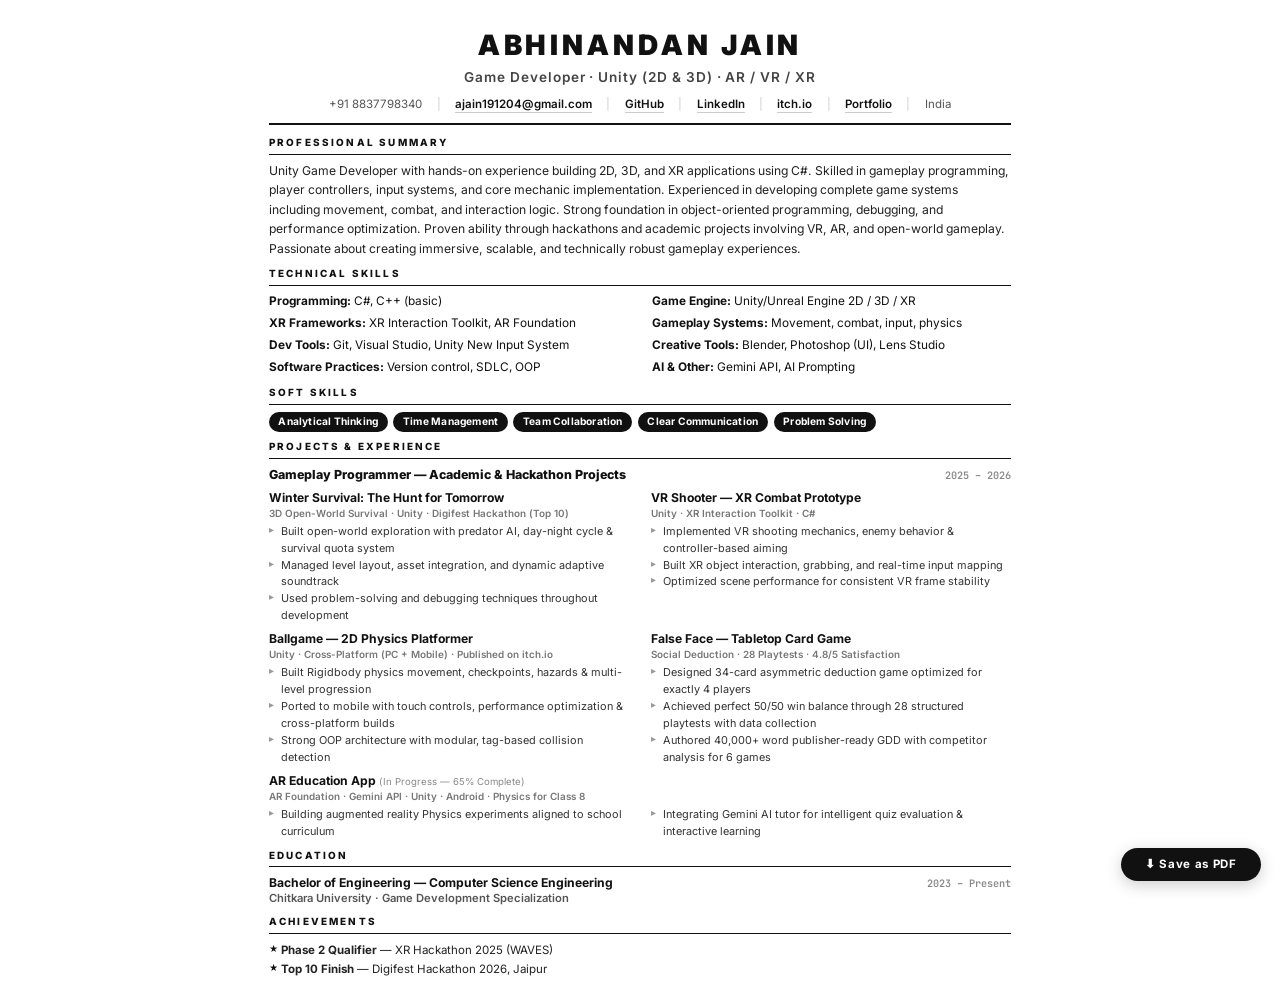
<file: resume.html>
<!DOCTYPE html>
<html lang="en">

<head>
    <meta charset="UTF-8" />
    <meta name="viewport" content="width=device-width, initial-scale=1.0" />
    <title>Abhinandan Jain – Resume</title>
    <link rel="preconnect" href="https://fonts.googleapis.com" />
    <link rel="preconnect" href="https://fonts.gstatic.com" crossorigin />
    <link
        href="https://fonts.googleapis.com/css2?family=Inter:wght@300;400;500;600;700;800;900&family=JetBrains+Mono:wght@400;700&display=swap"
        rel="stylesheet" />
    <style>
        @page {
            margin: 0.4in 0.5in;
            size: A4;
        }

        @media print {
            body {
                -webkit-print-color-adjust: exact;
                print-color-adjust: exact;
            }

            .no-print {
                display: none !important;
            }
        }

        *,
        *::before,
        *::after {
            box-sizing: border-box;
            margin: 0;
            padding: 0;
        }

        body {
            font-family: 'Inter', sans-serif;
            color: #111;
            background: #fff;
            line-height: 1.4;
            max-width: 800px;
            margin: 0 auto;
            padding: 1.6rem 1.8rem;
        }

        /* HEADER */
        .header {
            text-align: center;
            padding-bottom: 0.65rem;
            border-bottom: 2.5px solid #111;
            margin-bottom: 0.65rem;
        }

        .name {
            font-size: 1.75rem;
            font-weight: 900;
            letter-spacing: 0.14em;
            text-transform: uppercase;
        }

        .title {
            font-size: 0.85rem;
            font-weight: 600;
            color: #444;
            letter-spacing: 0.07em;
            margin: 0.2rem 0 0.55rem;
        }

        .contact-row {
            display: flex;
            justify-content: center;
            flex-wrap: wrap;
            gap: 0.2rem 0.9rem;
            font-size: 0.72rem;
            color: #555;
        }

        .contact-row a {
            color: #111;
            text-decoration: none;
            font-weight: 600;
            border-bottom: 1px solid #ccc;
        }

        .contact-row .sep {
            color: #ccc;
        }

        /* SECTIONS */
        .section {
            margin-bottom: 0.55rem;
        }

        .sec-head {
            font-size: 0.62rem;
            font-weight: 800;
            letter-spacing: 0.22em;
            text-transform: uppercase;
            padding-bottom: 0.25rem;
            border-bottom: 1.5px solid #111;
            margin-bottom: 0.4rem;
        }

        /* SUMMARY */
        .summary {
            font-size: 0.76rem;
            color: #222;
            line-height: 1.6;
        }

        /* TWO COL SKILLS */
        .two-col {
            display: grid;
            grid-template-columns: 1fr 1fr;
            gap: 0.15rem 1.5rem;
        }

        .skill-line {
            font-size: 0.74rem;
            line-height: 1.65;
        }

        .skill-line strong {
            font-weight: 700;
        }

        /* SOFT SKILLS */
        .soft-row {
            display: flex;
            flex-wrap: wrap;
            gap: 0.35rem;
            margin-top: 0.15rem;
        }

        .soft-pill {
            font-size: 0.64rem;
            font-weight: 700;
            background: #111;
            color: #fff;
            padding: 0.18rem 0.6rem;
            border-radius: 999px;
            letter-spacing: 0.02em;
        }

        /* EXPERIENCE */
        .exp-block {
            margin-bottom: 0.35rem;
        }

        .exp-top {
            display: flex;
            justify-content: space-between;
            align-items: baseline;
        }

        .exp-role {
            font-size: 0.78rem;
            font-weight: 800;
        }

        .exp-date {
            font-size: 0.64rem;
            font-weight: 600;
            color: #888;
            font-family: 'JetBrains Mono', monospace;
        }

        .proj-row {
            display: grid;
            grid-template-columns: 1fr 1fr;
            gap: 0.4rem 1.4rem;
            margin-top: 0.2rem;
        }

        .proj-item {}

        .proj-name {
            font-size: 0.76rem;
            font-weight: 700;
            margin-bottom: 0.05rem;
        }

        .proj-sub {
            font-size: 0.62rem;
            color: #777;
            font-weight: 600;
            margin-bottom: 0.15rem;
        }

        .proj-bullets {
            list-style: none;
            padding: 0;
        }

        .proj-bullets li {
            font-size: 0.68rem;
            color: #333;
            line-height: 1.55;
            padding-left: 0.75rem;
            position: relative;
        }

        .proj-bullets li::before {
            content: '▸';
            position: absolute;
            left: 0;
            color: #999;
            font-size: 0.6rem;
        }

        /* FULL WIDTH PROJECT */
        .proj-full {
            grid-column: span 2;
        }

        .proj-full-inner {
            display: grid;
            grid-template-columns: 1fr 1fr;
            gap: 0 1.4rem;
        }

        .proj-full .proj-bullets {
            display: contents;
        }

        .proj-full .proj-bullets li {
            grid-column: span 1;
        }

        /* EDUCATION */
        .edu-row {
            display: flex;
            justify-content: space-between;
            align-items: baseline;
        }

        .edu-deg {
            font-size: 0.76rem;
            font-weight: 700;
        }

        .edu-school {
            font-size: 0.7rem;
            color: #555;
            font-weight: 600;
        }

        .edu-yr {
            font-size: 0.64rem;
            font-family: 'JetBrains Mono', monospace;
            color: #888;
            font-weight: 600;
        }

        /* ACHIEVEMENTS */
        .ach-list {
            list-style: none;
        }

        .ach-list li {
            font-size: 0.72rem;
            color: #222;
            line-height: 1.65;
            padding-left: 0.75rem;
            position: relative;
        }

        .ach-list li::before {
            content: '★';
            position: absolute;
            left: 0;
            color: #111;
            font-size: 0.55rem;
            top: 0.12rem;
        }

        .ach-list strong {
            font-weight: 700;
        }

        /* PRINT BTN */
        .print-bar {
            position: fixed;
            bottom: 1.2rem;
            right: 1.2rem;
            z-index: 100;
        }

        .print-btn {
            background: #111;
            color: #fff;
            border: none;
            padding: 0.6rem 1.5rem;
            border-radius: 999px;
            font-family: inherit;
            font-size: 0.72rem;
            font-weight: 700;
            letter-spacing: 0.06em;
            cursor: pointer;
            box-shadow: 0 4px 16px rgba(0, 0, 0, 0.2);
            transition: transform 0.2s;
        }

        .print-btn:hover {
            transform: translateY(-2px);
        }
    </style>
</head>

<body>

    <header class="header">
        <h1 class="name">Abhinandan Jain</h1>
        <p class="title">Game Developer · Unity (2D & 3D) · AR / VR / XR</p>
        <div class="contact-row">
            <span>+91 8837798340</span><span class="sep">|</span>
            <a href="mailto:ajain191204@gmail.com">ajain191204@gmail.com</a><span class="sep">|</span>
            <a href="https://github.com/abhinandan-jain01" target="_blank">GitHub</a><span class="sep">|</span>
            <a href="https://www.linkedin.com/in/abhinandan-jain-a547a0276" target="_blank">LinkedIn</a><span
                class="sep">|</span>
            <a href="https://abhiiix.itch.io" target="_blank">itch.io</a><span class="sep">|</span>
            <a href="https://abhinandan-jain01.github.io/Portfolio/" target="_blank">Portfolio</a><span
                class="sep">|</span>
            <span>India</span>
        </div>
    </header>

    <div class="section">
        <h2 class="sec-head">Professional Summary</h2>
        <p class="summary">Unity Game Developer with hands-on experience building 2D, 3D, and XR applications using C#.
            Skilled in gameplay programming, player controllers, input systems, and core mechanic implementation.
            Experienced in developing complete game systems including movement, combat, and interaction logic. Strong
            foundation in object-oriented programming, debugging, and performance optimization. Proven ability through
            hackathons and academic projects involving VR, AR, and open-world gameplay. Passionate about creating
            immersive, scalable, and technically robust gameplay experiences.</p>
    </div>

    <div class="section">
        <h2 class="sec-head">Technical Skills</h2>
        <div class="two-col">
            <div class="skill-line"><strong>Programming:</strong> C#, C++ (basic)</div>
            <div class="skill-line"><strong>Game Engine:</strong> Unity/Unreal Engine 2D / 3D / XR</div>
            <div class="skill-line"><strong>XR Frameworks:</strong> XR Interaction Toolkit, AR Foundation</div>
            <div class="skill-line"><strong>Gameplay Systems:</strong> Movement, combat, input, physics</div>
            <div class="skill-line"><strong>Dev Tools:</strong> Git, Visual Studio, Unity New Input System</div>
            <div class="skill-line"><strong>Creative Tools:</strong> Blender, Photoshop (UI), Lens Studio</div>
            <div class="skill-line"><strong>Software Practices:</strong> Version control, SDLC, OOP</div>
            <div class="skill-line"><strong>AI & Other:</strong> Gemini API, AI Prompting</div>
        </div>
    </div>

    <div class="section">
        <h2 class="sec-head">Soft Skills</h2>
        <div class="soft-row">
            <span class="soft-pill">Analytical Thinking</span>
            <span class="soft-pill">Time Management</span>
            <span class="soft-pill">Team Collaboration</span>
            <span class="soft-pill">Clear Communication</span>
            <span class="soft-pill">Problem Solving</span>
        </div>
    </div>

    <div class="section">
        <h2 class="sec-head">Projects & Experience</h2>
        <div class="exp-block">
            <div class="exp-top">
                <span class="exp-role">Gameplay Programmer — Academic & Hackathon Projects</span>
                <span class="exp-date">2025 – 2026</span>
            </div>
        </div>
        <div class="proj-row">

            <div class="proj-item">
                <div class="proj-name">Winter Survival: The Hunt for Tomorrow</div>
                <div class="proj-sub">3D Open-World Survival · Unity · Digifest Hackathon (Top 10)</div>
                <ul class="proj-bullets">
                    <li>Built open-world exploration with predator AI, day-night cycle & survival quota system</li>
                    <li>Managed level layout, asset integration, and dynamic adaptive soundtrack</li>
                    <li>Used problem-solving and debugging techniques throughout development</li>
                </ul>
            </div>

            <div class="proj-item">
                <div class="proj-name">VR Shooter — XR Combat Prototype</div>
                <div class="proj-sub">Unity · XR Interaction Toolkit · C#</div>
                <ul class="proj-bullets">
                    <li>Implemented VR shooting mechanics, enemy behavior & controller-based aiming</li>
                    <li>Built XR object interaction, grabbing, and real-time input mapping</li>
                    <li>Optimized scene performance for consistent VR frame stability</li>
                </ul>
            </div>

            <div class="proj-item">
                <div class="proj-name">Ballgame — 2D Physics Platformer</div>
                <div class="proj-sub">Unity · Cross-Platform (PC + Mobile) · Published on itch.io</div>
                <ul class="proj-bullets">
                    <li>Built Rigidbody physics movement, checkpoints, hazards & multi-level progression</li>
                    <li>Ported to mobile with touch controls, performance optimization & cross-platform builds</li>
                    <li>Strong OOP architecture with modular, tag-based collision detection</li>
                </ul>
            </div>

            <div class="proj-item">
                <div class="proj-name">False Face — Tabletop Card Game</div>
                <div class="proj-sub">Social Deduction · 28 Playtests · 4.8/5 Satisfaction</div>
                <ul class="proj-bullets">
                    <li>Designed 34-card asymmetric deduction game optimized for exactly 4 players</li>
                    <li>Achieved perfect 50/50 win balance through 28 structured playtests with data collection</li>
                    <li>Authored 40,000+ word publisher-ready GDD with competitor analysis for 6 games</li>
                </ul>
            </div>

            <div class="proj-item proj-full">
                <div class="proj-name">AR Education App <span style="color:#888;font-weight:400;font-size:0.6rem">(In
                        Progress — 65% Complete)</span></div>
                <div class="proj-sub">AR Foundation · Gemini API · Unity · Android · Physics for Class 8</div>
                <div class="proj-full-inner">
                    <ul class="proj-bullets">
                        <li>Building augmented reality Physics experiments aligned to school curriculum</li>
                        <li>Integrating Gemini AI tutor for intelligent quiz evaluation & interactive learning</li>
                    </ul>
                </div>
            </div>

        </div>
    </div>

    <div class="section">
        <h2 class="sec-head">Education</h2>
        <div class="edu-row">
            <div>
                <div class="edu-deg">Bachelor of Engineering — Computer Science Engineering</div>
                <div class="edu-school">Chitkara University · Game Development Specialization</div>
            </div>
            <span class="edu-yr">2023 – Present</span>
        </div>
    </div>

    <div class="section" style="margin-bottom:0">
        <h2 class="sec-head">Achievements</h2>
        <ul class="ach-list">
            <li><strong>Phase 2 Qualifier</strong> — XR Hackathon 2025 (WAVES)</li>
            <li><strong>Top 10 Finish</strong> — Digifest Hackathon 2026, Jaipur</li>
        </ul>
    </div>

    <div class="print-bar no-print">
        <button class="print-btn" onclick="window.print()">⬇ Save as PDF</button>
    </div>

</body>

</html>
</file>
